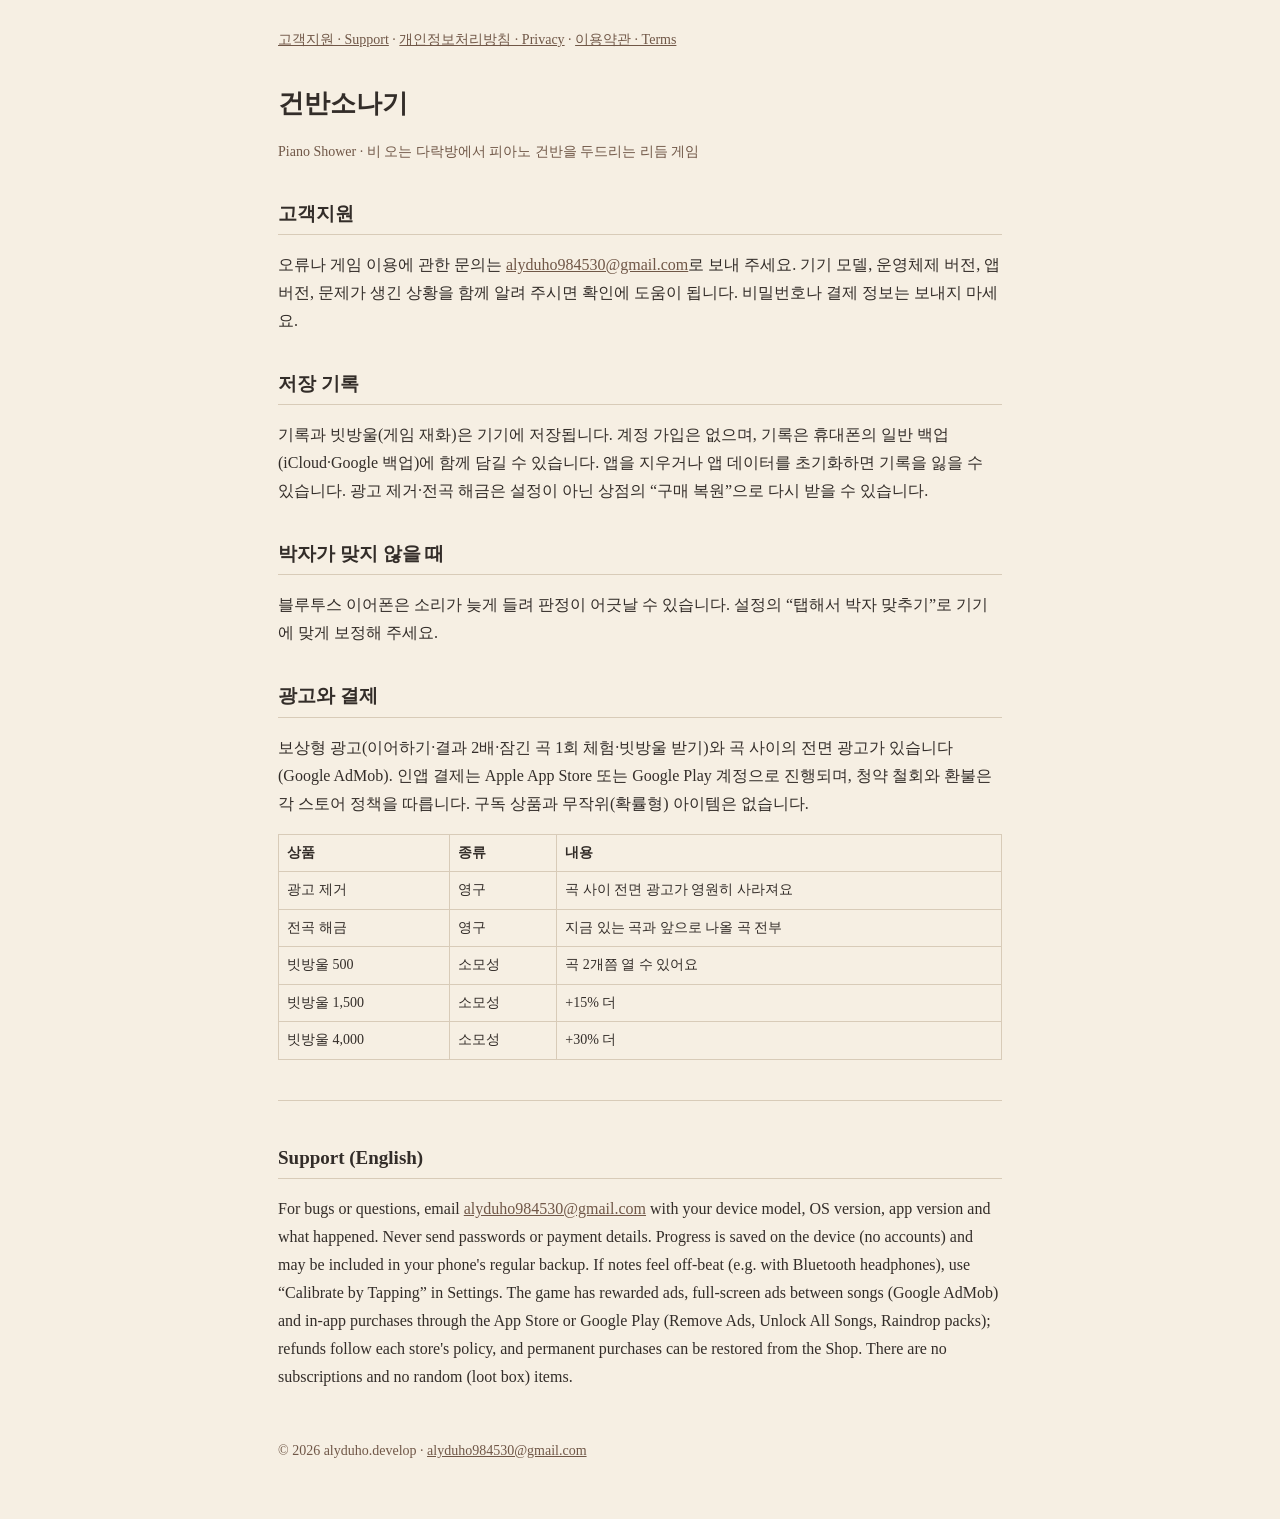
<file: index.html>
<!doctype html>
<html lang="ko">
<head>
<meta charset="utf-8">
<meta name="viewport" content="width=device-width, initial-scale=1">
<title>건반소나기 · 고객지원 · Support</title>
<link rel="canonical" href="https://won-space.com/piano-shower-support/">
<link rel="stylesheet" href="style.css">
</head>
<body>
<main>
<nav><a href="./">고객지원 · Support</a> · <a href="privacy.html">개인정보처리방침 · Privacy</a> · <a href="terms.html">이용약관 · Terms</a></nav>
<h1>건반소나기</h1>
<p class="meta">Piano Shower · 비 오는 다락방에서 피아노 건반을 두드리는 리듬 게임</p>
<h2>고객지원</h2>
<p>오류나 게임 이용에 관한 문의는 <a href="mailto:alyduho984530@gmail.com">alyduho984530@gmail.com</a>로 보내 주세요. 기기 모델, 운영체제 버전, 앱 버전, 문제가 생긴 상황을 함께 알려 주시면 확인에 도움이 됩니다. 비밀번호나 결제 정보는 보내지 마세요.</p>
<h2>저장 기록</h2>
<p>기록과 빗방울(게임 재화)은 기기에 저장됩니다. 계정 가입은 없으며, 기록은 휴대폰의 일반 백업(iCloud·Google 백업)에 함께 담길 수 있습니다. 앱을 지우거나 앱 데이터를 초기화하면 기록을 잃을 수 있습니다. 광고 제거·전곡 해금은 설정이 아닌 상점의 “구매 복원”으로 다시 받을 수 있습니다.</p>
<h2>박자가 맞지 않을 때</h2>
<p>블루투스 이어폰은 소리가 늦게 들려 판정이 어긋날 수 있습니다. 설정의 “탭해서 박자 맞추기”로 기기에 맞게 보정해 주세요.</p>
<h2>광고와 결제</h2>
<p>보상형 광고(이어하기·결과 2배·잠긴 곡 1회 체험·빗방울 받기)와 곡 사이의 전면 광고가 있습니다(Google AdMob). 인앱 결제는 Apple App Store 또는 Google Play 계정으로 진행되며, 청약 철회와 환불은 각 스토어 정책을 따릅니다. 구독 상품과 무작위(확률형) 아이템은 없습니다.</p>
<table><tr><th>상품</th><th>종류</th><th>내용</th></tr>
<tr><td>광고 제거</td><td>영구</td><td>곡 사이 전면 광고가 영원히 사라져요</td></tr>
<tr><td>전곡 해금</td><td>영구</td><td>지금 있는 곡과 앞으로 나올 곡 전부</td></tr>
<tr><td>빗방울 500</td><td>소모성</td><td>곡 2개쯤 열 수 있어요</td></tr>
<tr><td>빗방울 1,500</td><td>소모성</td><td>+15% 더</td></tr>
<tr><td>빗방울 4,000</td><td>소모성</td><td>+30% 더</td></tr>
</table>
<hr>
<h2>Support (English)</h2>
<p>For bugs or questions, email <a href="mailto:alyduho984530@gmail.com">alyduho984530@gmail.com</a> with your device model, OS version, app version and what happened. Never send passwords or payment details. Progress is saved on the device (no accounts) and may be included in your phone's regular backup. If notes feel off-beat (e.g. with Bluetooth headphones), use “Calibrate by Tapping” in Settings. The game has rewarded ads, full-screen ads between songs (Google AdMob) and in-app purchases through the App Store or Google Play (Remove Ads, Unlock All Songs, Raindrop packs); refunds follow each store's policy, and permanent purchases can be restored from the Shop. There are no subscriptions and no random (loot box) items.</p>
<footer>© 2026 alyduho.develop · <a href="mailto:alyduho984530@gmail.com">alyduho984530@gmail.com</a></footer>
</main>
</body>
</html>
</file>
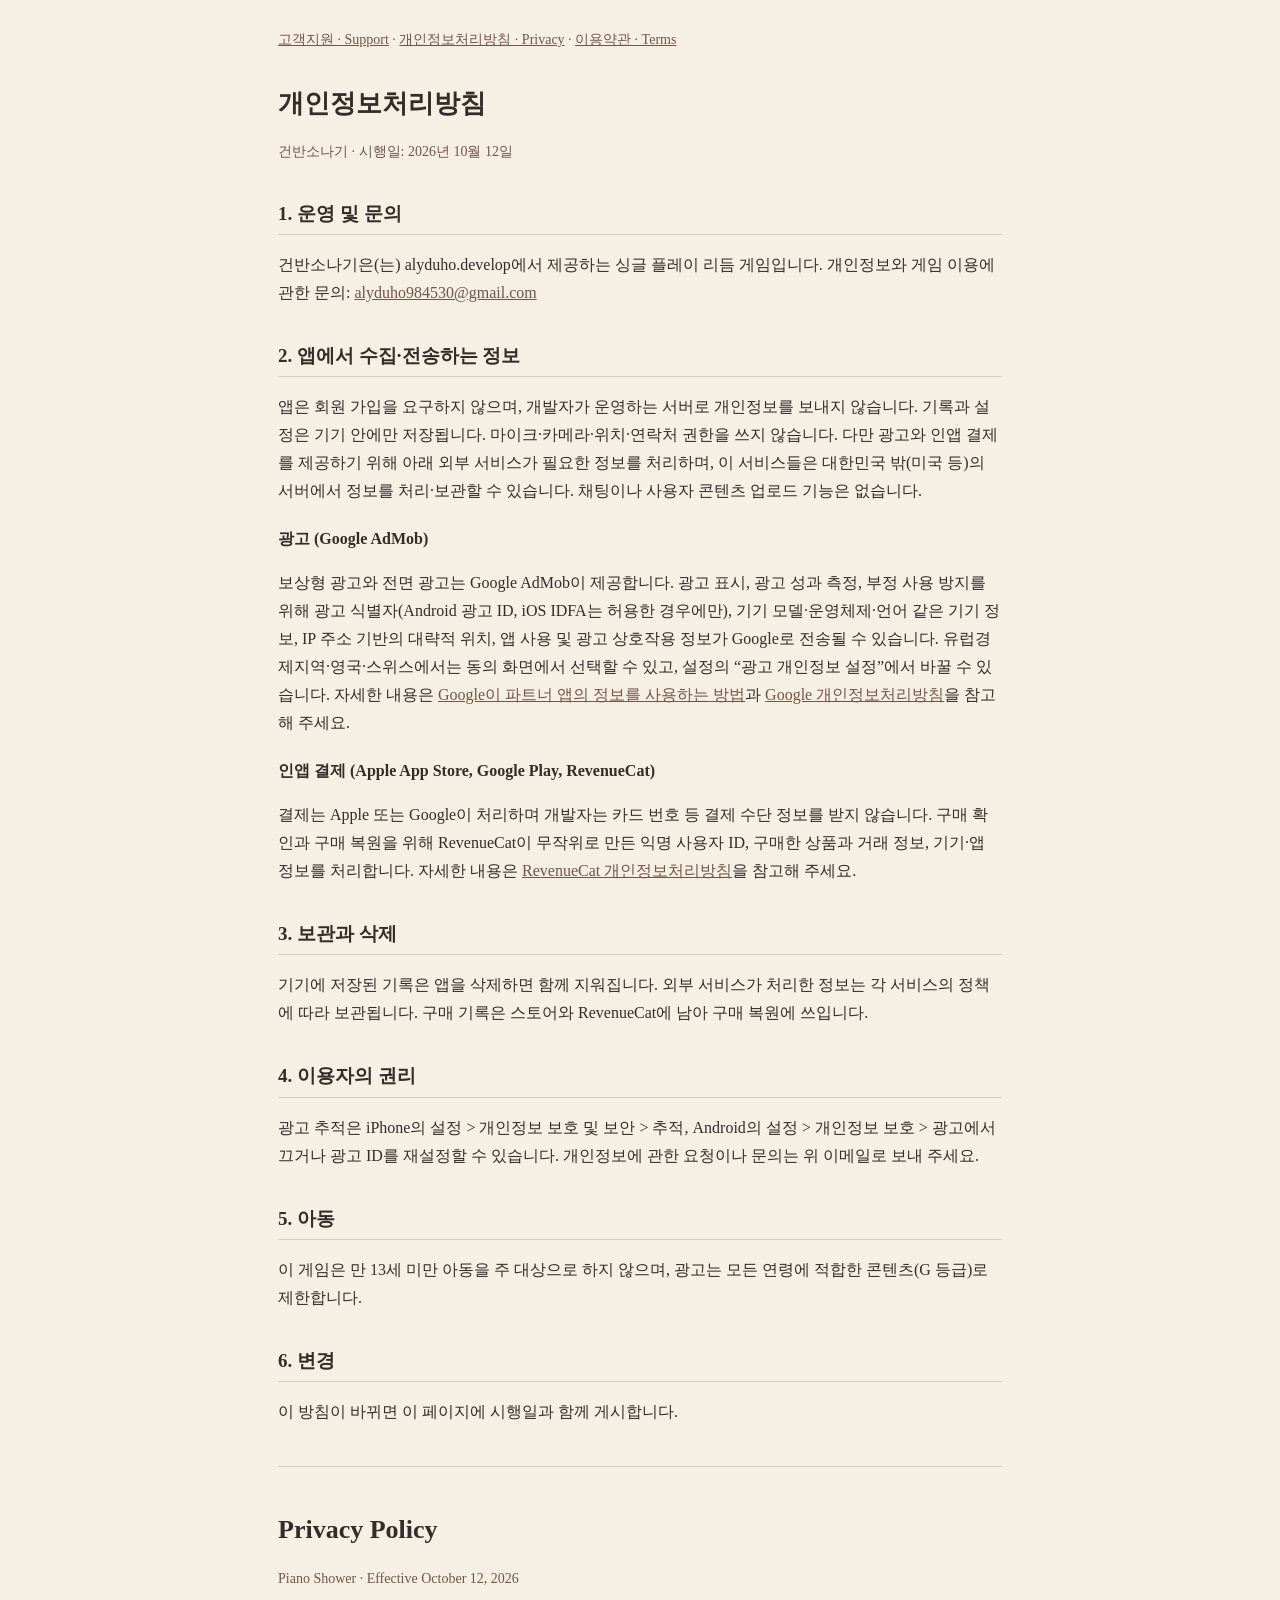
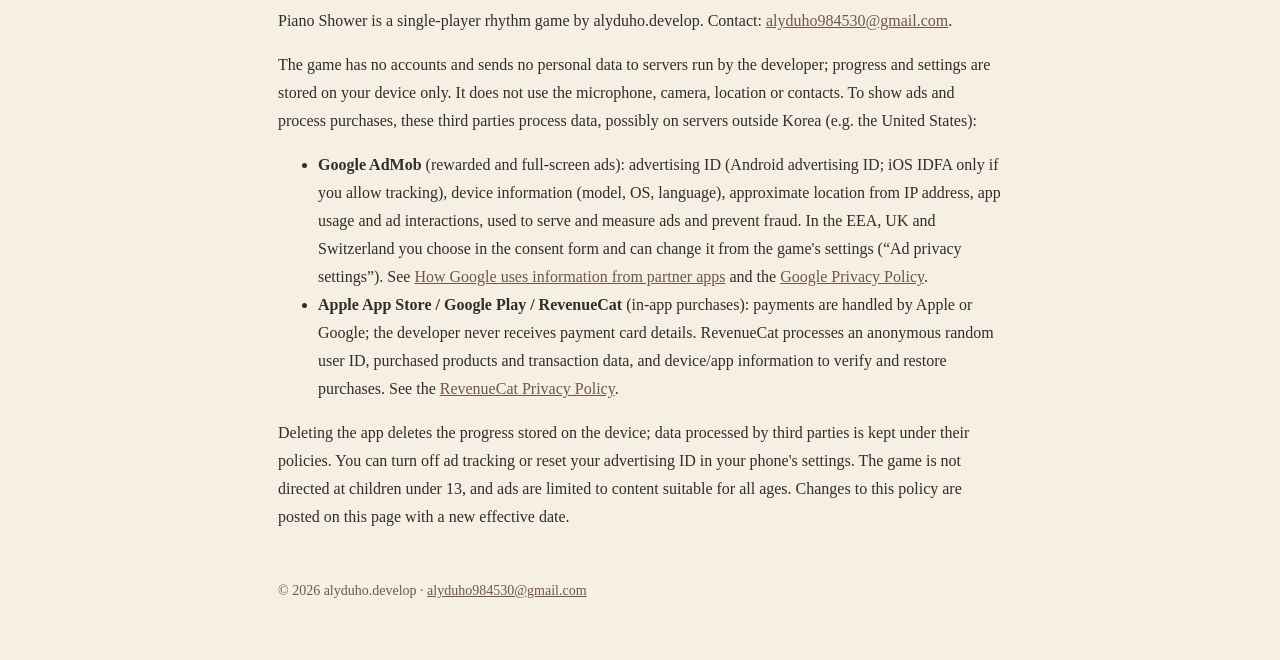
<file: privacy.html>
<!doctype html>
<html lang="ko">
<head>
<meta charset="utf-8">
<meta name="viewport" content="width=device-width, initial-scale=1">
<title>개인정보처리방침 · Privacy Policy · 건반소나기</title>
<link rel="canonical" href="https://won-space.com/piano-shower-support/privacy.html">
<link rel="stylesheet" href="style.css">
</head>
<body>
<main>
<nav><a href="./">고객지원 · Support</a> · <a href="privacy.html">개인정보처리방침 · Privacy</a> · <a href="terms.html">이용약관 · Terms</a></nav>
<h1>개인정보처리방침</h1>
<p class="meta">건반소나기 · 시행일: 2026년 10월 12일</p>
<h2>1. 운영 및 문의</h2>
<p>건반소나기은(는) alyduho.develop에서 제공하는 싱글 플레이 리듬 게임입니다. 개인정보와 게임 이용에 관한 문의: <a href="mailto:alyduho984530@gmail.com">alyduho984530@gmail.com</a></p>
<h2>2. 앱에서 수집·전송하는 정보</h2>
<p>앱은 회원 가입을 요구하지 않으며, 개발자가 운영하는 서버로 개인정보를 보내지 않습니다. 기록과 설정은 기기 안에만 저장됩니다. 마이크·카메라·위치·연락처 권한을 쓰지 않습니다. 다만 광고와 인앱 결제를 제공하기 위해 아래 외부 서비스가 필요한 정보를 처리하며, 이 서비스들은 대한민국 밖(미국 등)의 서버에서 정보를 처리·보관할 수 있습니다. 채팅이나 사용자 콘텐츠 업로드 기능은 없습니다.</p>
<h3>광고 (Google AdMob)</h3>
<p>보상형 광고와 전면 광고는 Google AdMob이 제공합니다. 광고 표시, 광고 성과 측정, 부정 사용 방지를 위해 광고 식별자(Android 광고 ID, iOS IDFA는 허용한 경우에만), 기기 모델·운영체제·언어 같은 기기 정보, IP 주소 기반의 대략적 위치, 앱 사용 및 광고 상호작용 정보가 Google로 전송될 수 있습니다. 유럽경제지역·영국·스위스에서는 동의 화면에서 선택할 수 있고, 설정의 “광고 개인정보 설정”에서 바꿀 수 있습니다. 자세한 내용은 <a href="https://policies.google.com/technologies/partner-sites">Google이 파트너 앱의 정보를 사용하는 방법</a>과 <a href="https://policies.google.com/privacy">Google 개인정보처리방침</a>을 참고해 주세요.</p>
<h3>인앱 결제 (Apple App Store, Google Play, RevenueCat)</h3>
<p>결제는 Apple 또는 Google이 처리하며 개발자는 카드 번호 등 결제 수단 정보를 받지 않습니다. 구매 확인과 구매 복원을 위해 RevenueCat이 무작위로 만든 익명 사용자 ID, 구매한 상품과 거래 정보, 기기·앱 정보를 처리합니다. 자세한 내용은 <a href="https://www.revenuecat.com/privacy">RevenueCat 개인정보처리방침</a>을 참고해 주세요.</p>
<h2>3. 보관과 삭제</h2>
<p>기기에 저장된 기록은 앱을 삭제하면 함께 지워집니다. 외부 서비스가 처리한 정보는 각 서비스의 정책에 따라 보관됩니다. 구매 기록은 스토어와 RevenueCat에 남아 구매 복원에 쓰입니다.</p>
<h2>4. 이용자의 권리</h2>
<p>광고 추적은 iPhone의 설정 &gt; 개인정보 보호 및 보안 &gt; 추적, Android의 설정 &gt; 개인정보 보호 &gt; 광고에서 끄거나 광고 ID를 재설정할 수 있습니다. 개인정보에 관한 요청이나 문의는 위 이메일로 보내 주세요.</p>
<h2>5. 아동</h2>
<p>이 게임은 만 13세 미만 아동을 주 대상으로 하지 않으며, 광고는 모든 연령에 적합한 콘텐츠(G 등급)로 제한합니다.</p>
<h2>6. 변경</h2>
<p>이 방침이 바뀌면 이 페이지에 시행일과 함께 게시합니다.</p>
<hr>
<h1>Privacy Policy</h1>
<p class="meta">Piano Shower · Effective October 12, 2026</p>
<p>Piano Shower is a single-player rhythm game by alyduho.develop. Contact: <a href="mailto:alyduho984530@gmail.com">alyduho984530@gmail.com</a>.</p>
<p>The game has no accounts and sends no personal data to servers run by the developer; progress and settings are stored on your device only. It does not use the microphone, camera, location or contacts. To show ads and process purchases, these third parties process data, possibly on servers outside Korea (e.g. the United States):</p>
<ul>
<li><b>Google AdMob</b> (rewarded and full-screen ads): advertising ID (Android advertising ID; iOS IDFA only if you allow tracking), device information (model, OS, language), approximate location from IP address, app usage and ad interactions, used to serve and measure ads and prevent fraud. In the EEA, UK and Switzerland you choose in the consent form and can change it from the game's settings (“Ad privacy settings”). See <a href="https://policies.google.com/technologies/partner-sites">How Google uses information from partner apps</a> and the <a href="https://policies.google.com/privacy">Google Privacy Policy</a>.</li>
<li><b>Apple App Store / Google Play / RevenueCat</b> (in-app purchases): payments are handled by Apple or Google; the developer never receives payment card details. RevenueCat processes an anonymous random user ID, purchased products and transaction data, and device/app information to verify and restore purchases. See the <a href="https://www.revenuecat.com/privacy">RevenueCat Privacy Policy</a>.</li>
</ul>
<p>Deleting the app deletes the progress stored on the device; data processed by third parties is kept under their policies. You can turn off ad tracking or reset your advertising ID in your phone's settings. The game is not directed at children under 13, and ads are limited to content suitable for all ages. Changes to this policy are posted on this page with a new effective date.</p>
<footer>© 2026 alyduho.develop · <a href="mailto:alyduho984530@gmail.com">alyduho984530@gmail.com</a></footer>
</main>
</body>
</html>
</file>
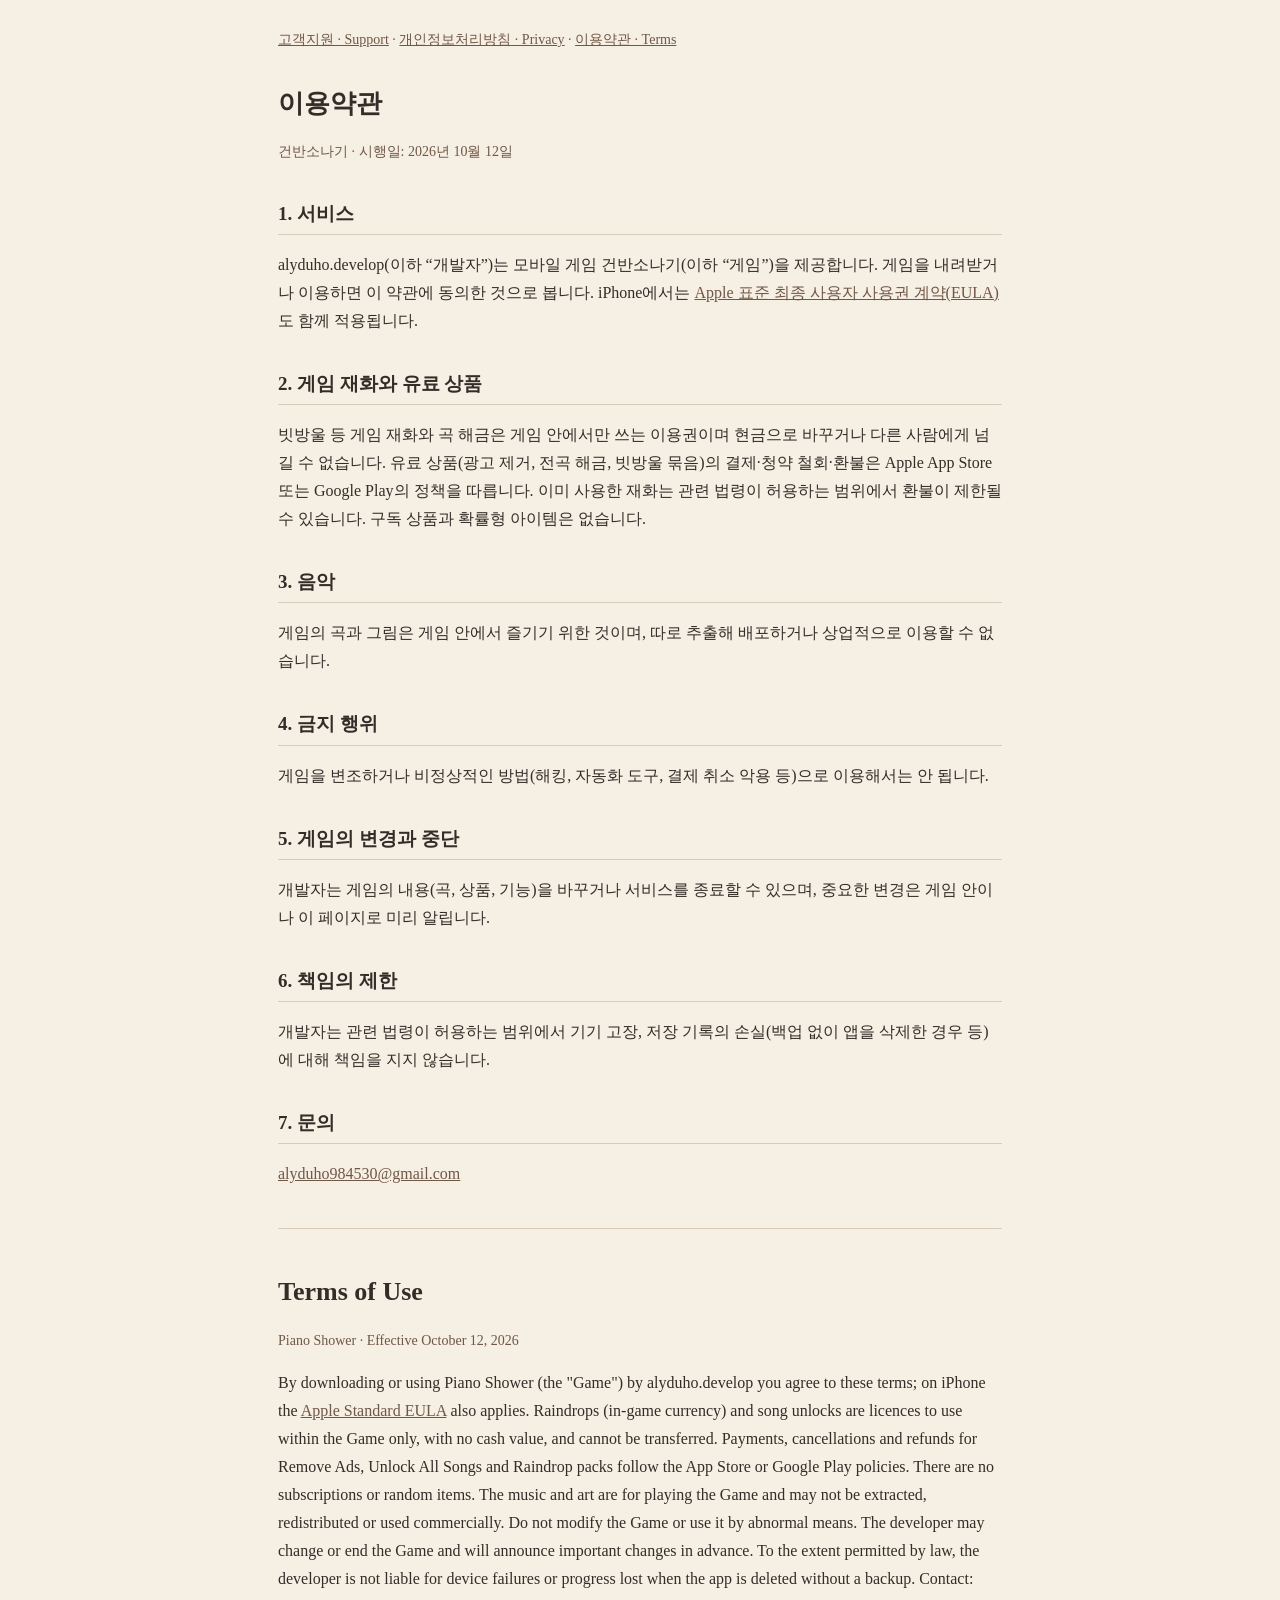
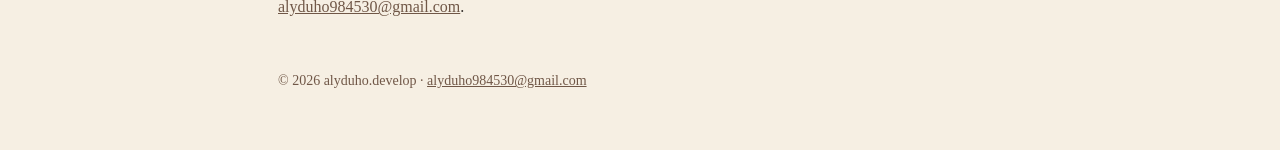
<file: terms.html>
<!doctype html>
<html lang="ko">
<head>
<meta charset="utf-8">
<meta name="viewport" content="width=device-width, initial-scale=1">
<title>이용약관 · Terms · 건반소나기</title>
<link rel="canonical" href="https://won-space.com/piano-shower-support/terms.html">
<link rel="stylesheet" href="style.css">
</head>
<body>
<main>
<nav><a href="./">고객지원 · Support</a> · <a href="privacy.html">개인정보처리방침 · Privacy</a> · <a href="terms.html">이용약관 · Terms</a></nav>
<h1>이용약관</h1>
<p class="meta">건반소나기 · 시행일: 2026년 10월 12일</p>
<h2>1. 서비스</h2>
<p>alyduho.develop(이하 “개발자”)는 모바일 게임 건반소나기(이하 “게임”)을 제공합니다. 게임을 내려받거나 이용하면 이 약관에 동의한 것으로 봅니다. iPhone에서는 <a href="https://www.apple.com/legal/internet-services/itunes/dev/stdeula/">Apple 표준 최종 사용자 사용권 계약(EULA)</a>도 함께 적용됩니다.</p>
<h2>2. 게임 재화와 유료 상품</h2>
<p>빗방울 등 게임 재화와 곡 해금은 게임 안에서만 쓰는 이용권이며 현금으로 바꾸거나 다른 사람에게 넘길 수 없습니다. 유료 상품(광고 제거, 전곡 해금, 빗방울 묶음)의 결제·청약 철회·환불은 Apple App Store 또는 Google Play의 정책을 따릅니다. 이미 사용한 재화는 관련 법령이 허용하는 범위에서 환불이 제한될 수 있습니다. 구독 상품과 확률형 아이템은 없습니다.</p>
<h2>3. 음악</h2>
<p>게임의 곡과 그림은 게임 안에서 즐기기 위한 것이며, 따로 추출해 배포하거나 상업적으로 이용할 수 없습니다.</p>
<h2>4. 금지 행위</h2>
<p>게임을 변조하거나 비정상적인 방법(해킹, 자동화 도구, 결제 취소 악용 등)으로 이용해서는 안 됩니다.</p>
<h2>5. 게임의 변경과 중단</h2>
<p>개발자는 게임의 내용(곡, 상품, 기능)을 바꾸거나 서비스를 종료할 수 있으며, 중요한 변경은 게임 안이나 이 페이지로 미리 알립니다.</p>
<h2>6. 책임의 제한</h2>
<p>개발자는 관련 법령이 허용하는 범위에서 기기 고장, 저장 기록의 손실(백업 없이 앱을 삭제한 경우 등)에 대해 책임을 지지 않습니다.</p>
<h2>7. 문의</h2>
<p><a href="mailto:alyduho984530@gmail.com">alyduho984530@gmail.com</a></p>
<hr>
<h1>Terms of Use</h1>
<p class="meta">Piano Shower · Effective October 12, 2026</p>
<p>By downloading or using Piano Shower (the "Game") by alyduho.develop you agree to these terms; on iPhone the <a href="https://www.apple.com/legal/internet-services/itunes/dev/stdeula/">Apple Standard EULA</a> also applies. Raindrops (in-game currency) and song unlocks are licences to use within the Game only, with no cash value, and cannot be transferred. Payments, cancellations and refunds for Remove Ads, Unlock All Songs and Raindrop packs follow the App Store or Google Play policies. There are no subscriptions or random items. The music and art are for playing the Game and may not be extracted, redistributed or used commercially. Do not modify the Game or use it by abnormal means. The developer may change or end the Game and will announce important changes in advance. To the extent permitted by law, the developer is not liable for device failures or progress lost when the app is deleted without a backup. Contact: <a href="mailto:alyduho984530@gmail.com">alyduho984530@gmail.com</a>.</p>
<footer>© 2026 alyduho.develop · <a href="mailto:alyduho984530@gmail.com">alyduho984530@gmail.com</a></footer>
</main>
</body>
</html>
</file>
<file: style.css>
:root { color-scheme: light; --bg: #f6efe3; --ink: #332d29; --muted: #705747; --line: #d8cbb8; --accent: #705747; }
* { box-sizing: border-box; }
body { margin: 0; background: var(--bg); color: var(--ink); font: 16px/1.75 'Nanum Myeongjo', 'AppleMyungjo', 'Noto Serif KR', Georgia, serif; }
main { max-width: 760px; margin: 0 auto; padding: 28px 18px 56px; }
nav { font-size: 14px; color: var(--muted); margin-bottom: 28px; }
a { color: var(--accent); }
h1 { font-size: 26px; margin: 0 0 4px; }
h2 { font-size: 19px; margin: 32px 0 8px; border-bottom: 1px solid var(--line); padding-bottom: 4px; }
h3 { font-size: 16px; margin: 20px 0 6px; }
.meta { color: var(--muted); font-size: 14px; }
table { border-collapse: collapse; width: 100%; font-size: 14px; margin: 8px 0 16px; }
th, td { border: 1px solid var(--line); padding: 6px 8px; text-align: left; }
footer { margin-top: 48px; color: var(--muted); font-size: 14px; }
hr { border: 0; border-top: 1px solid var(--line); margin: 40px 0; }
</file>
